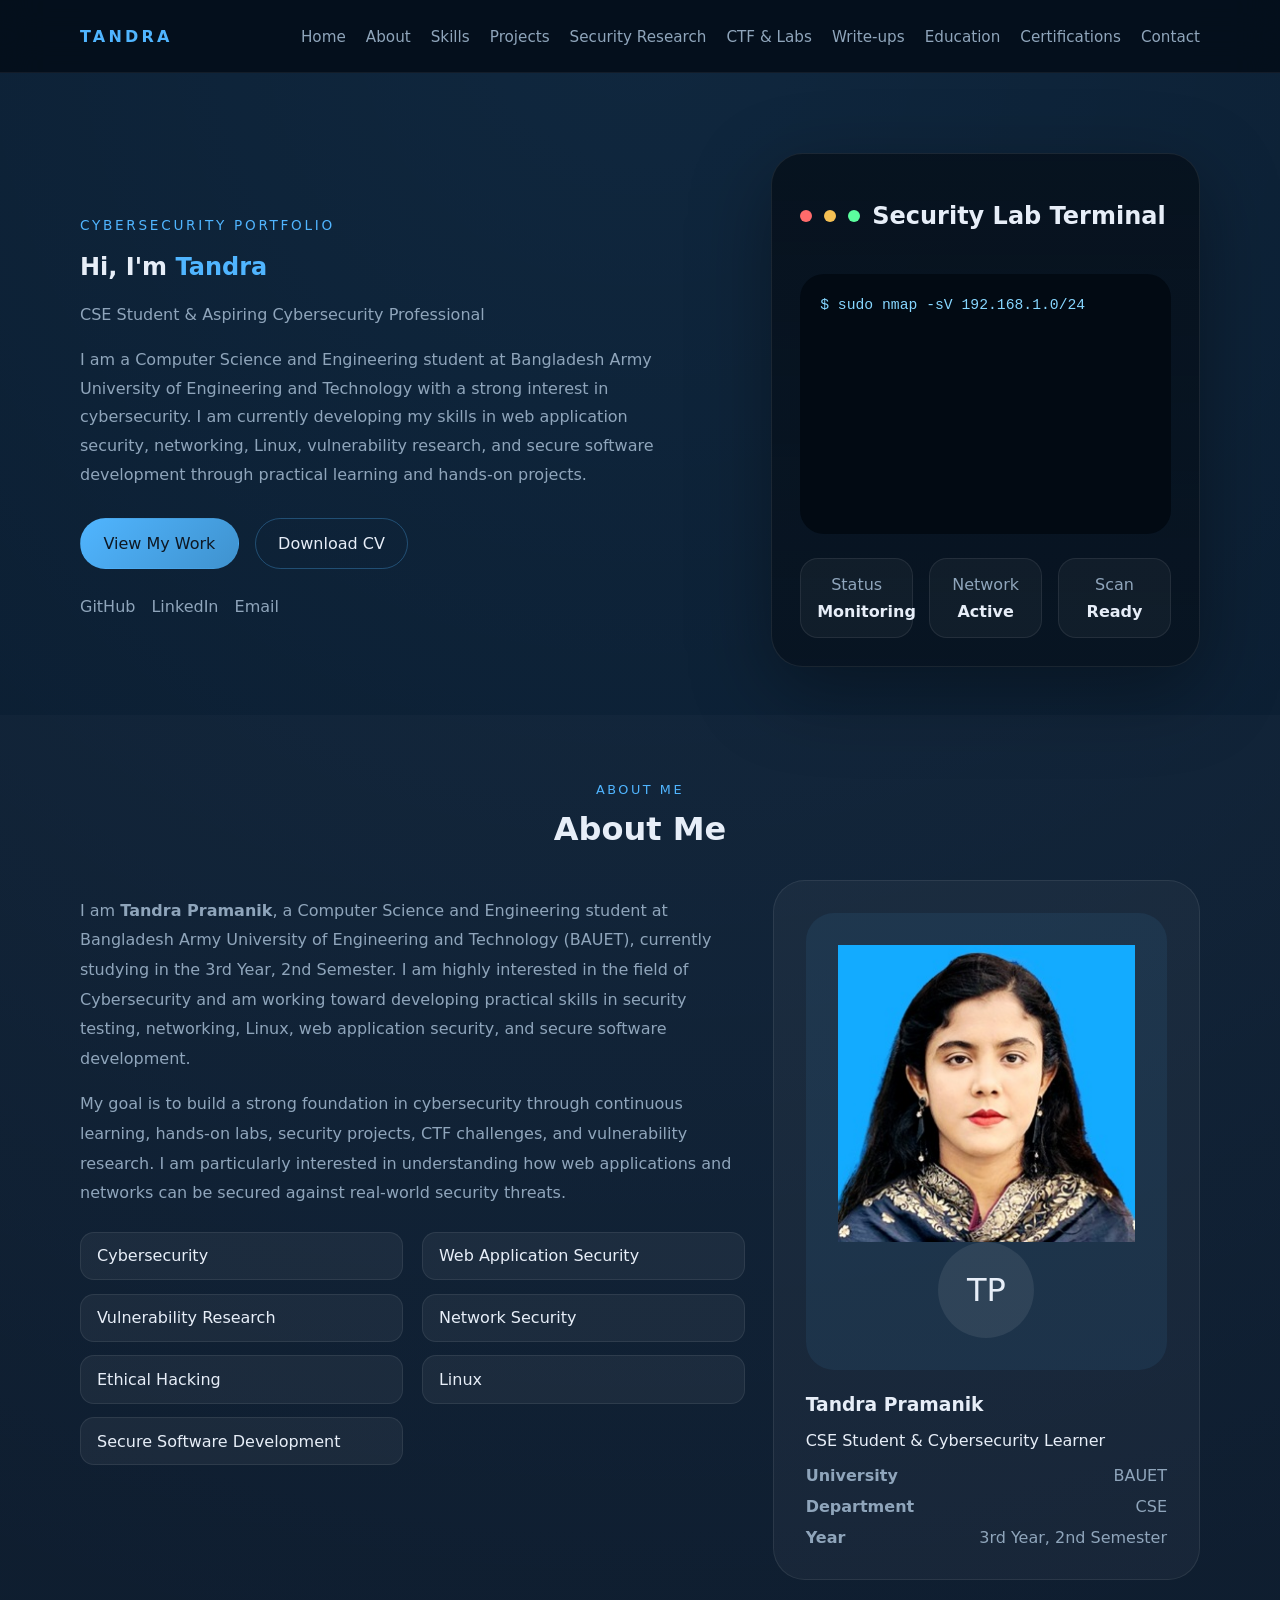
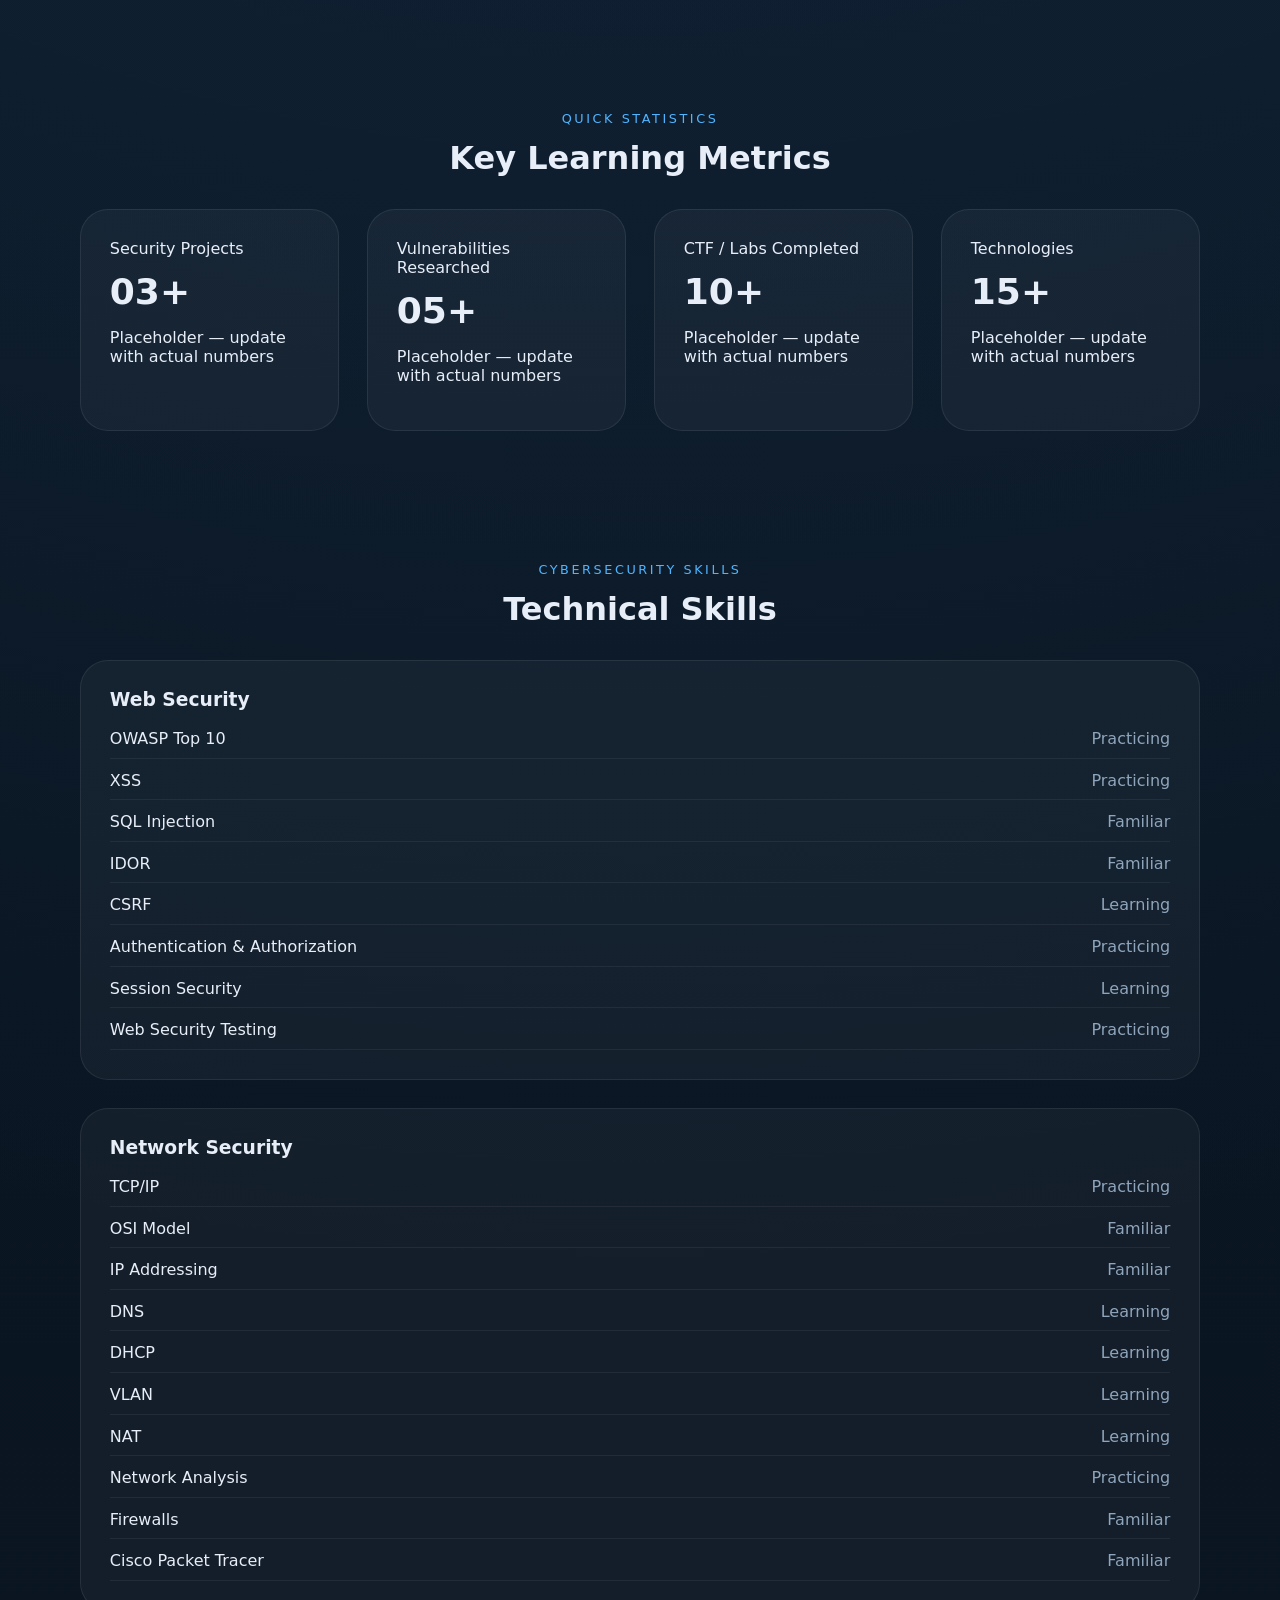
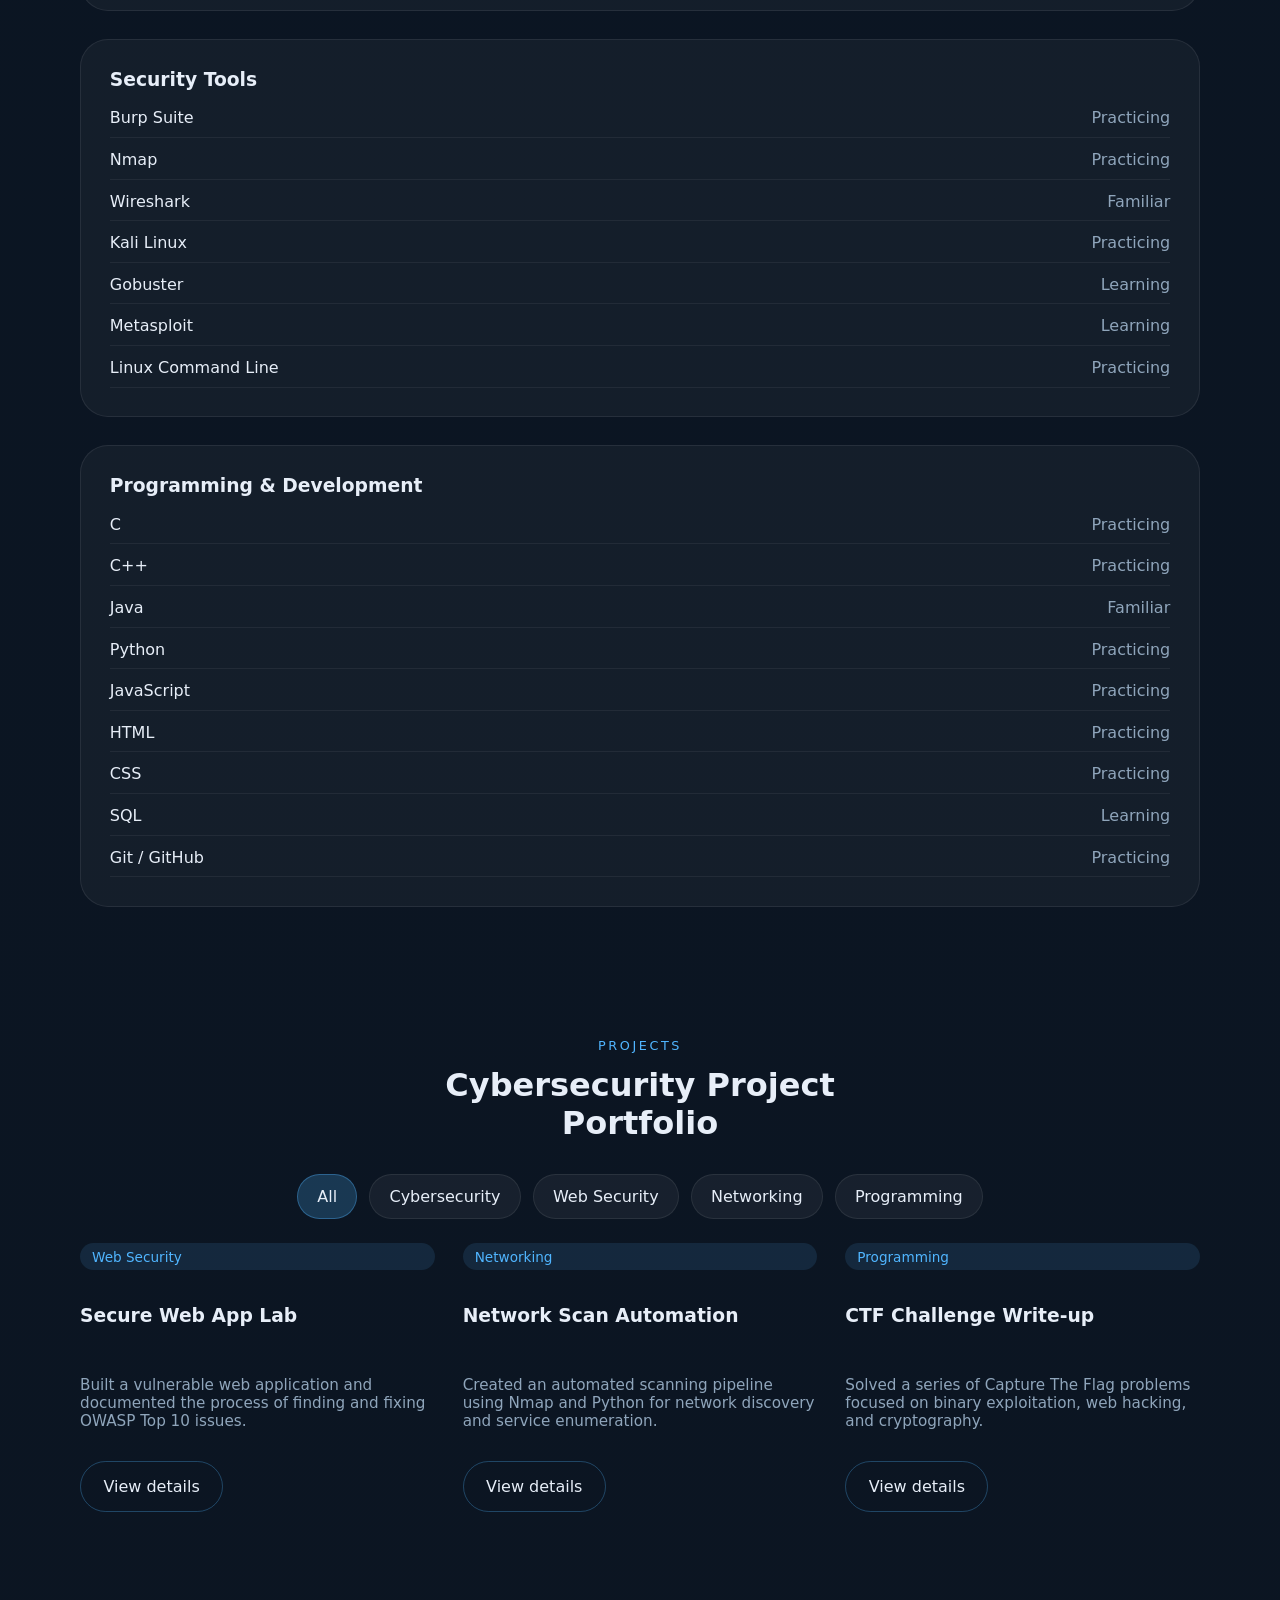
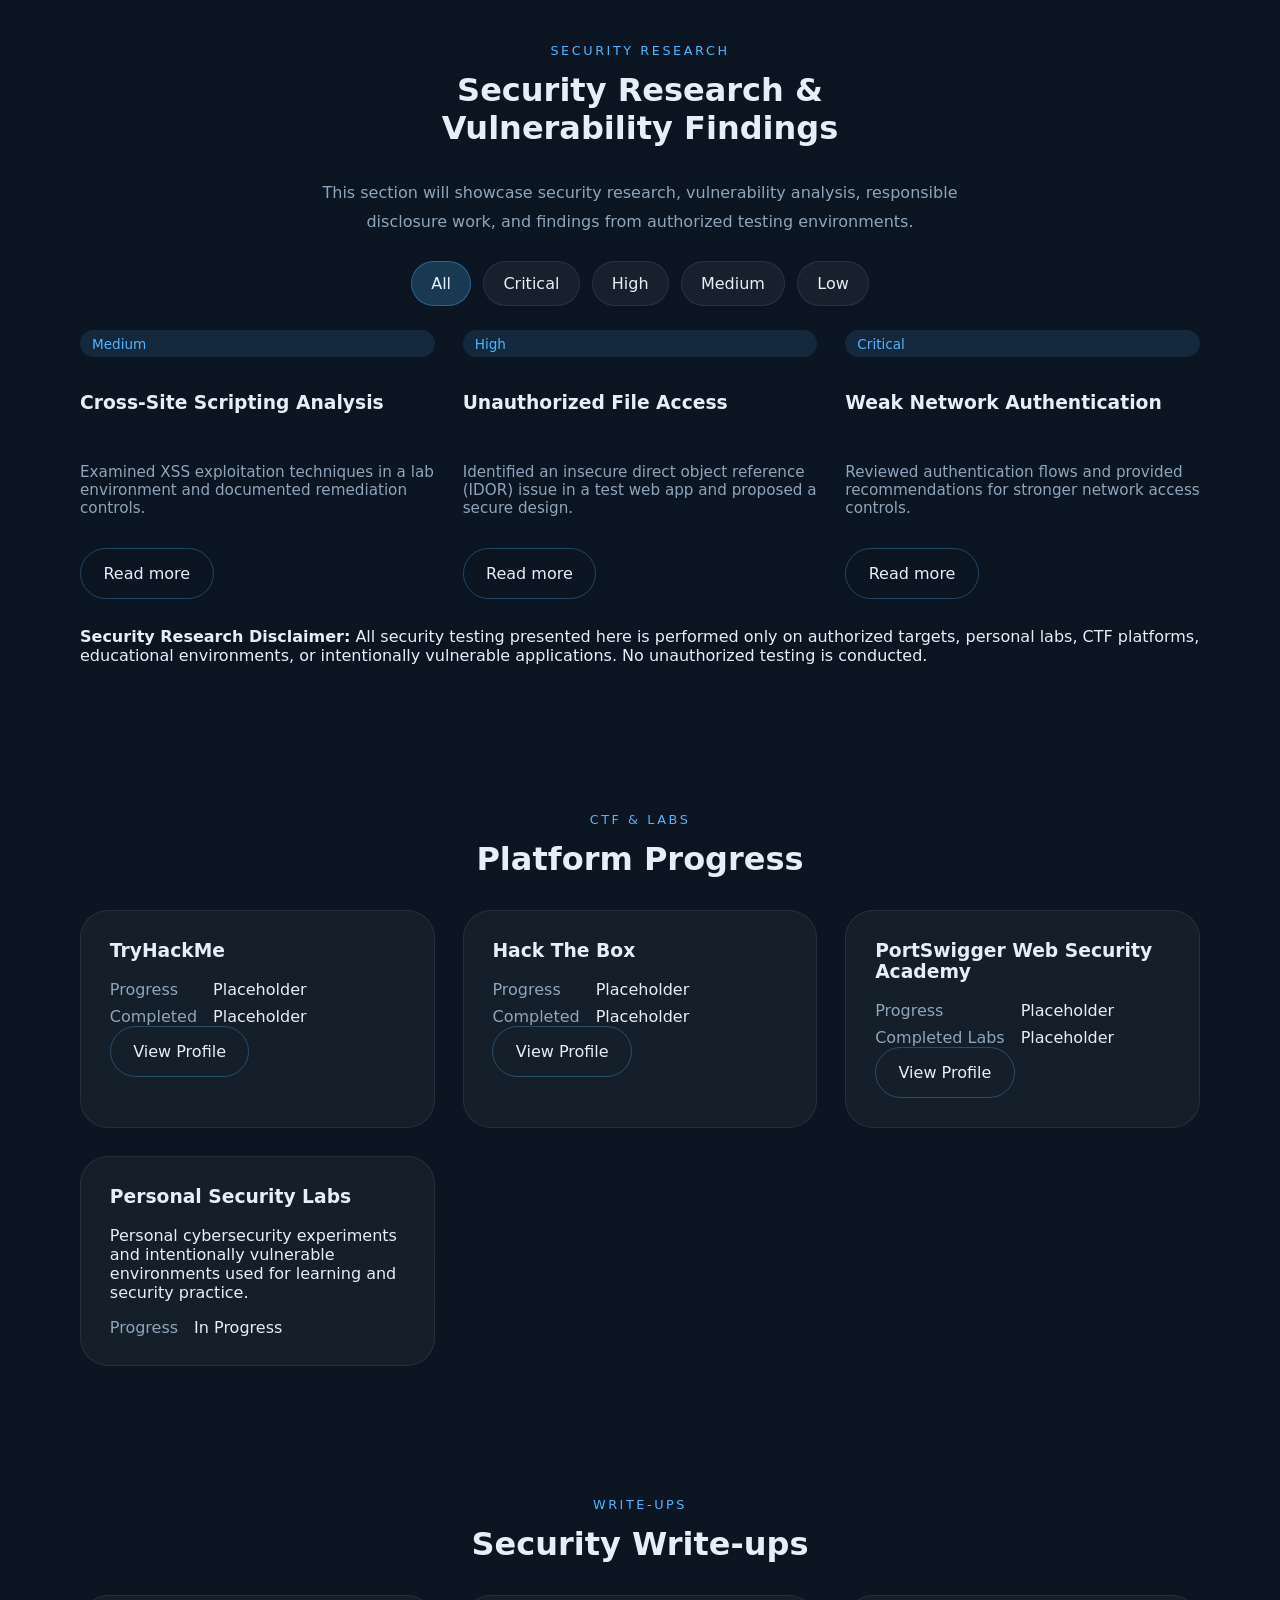
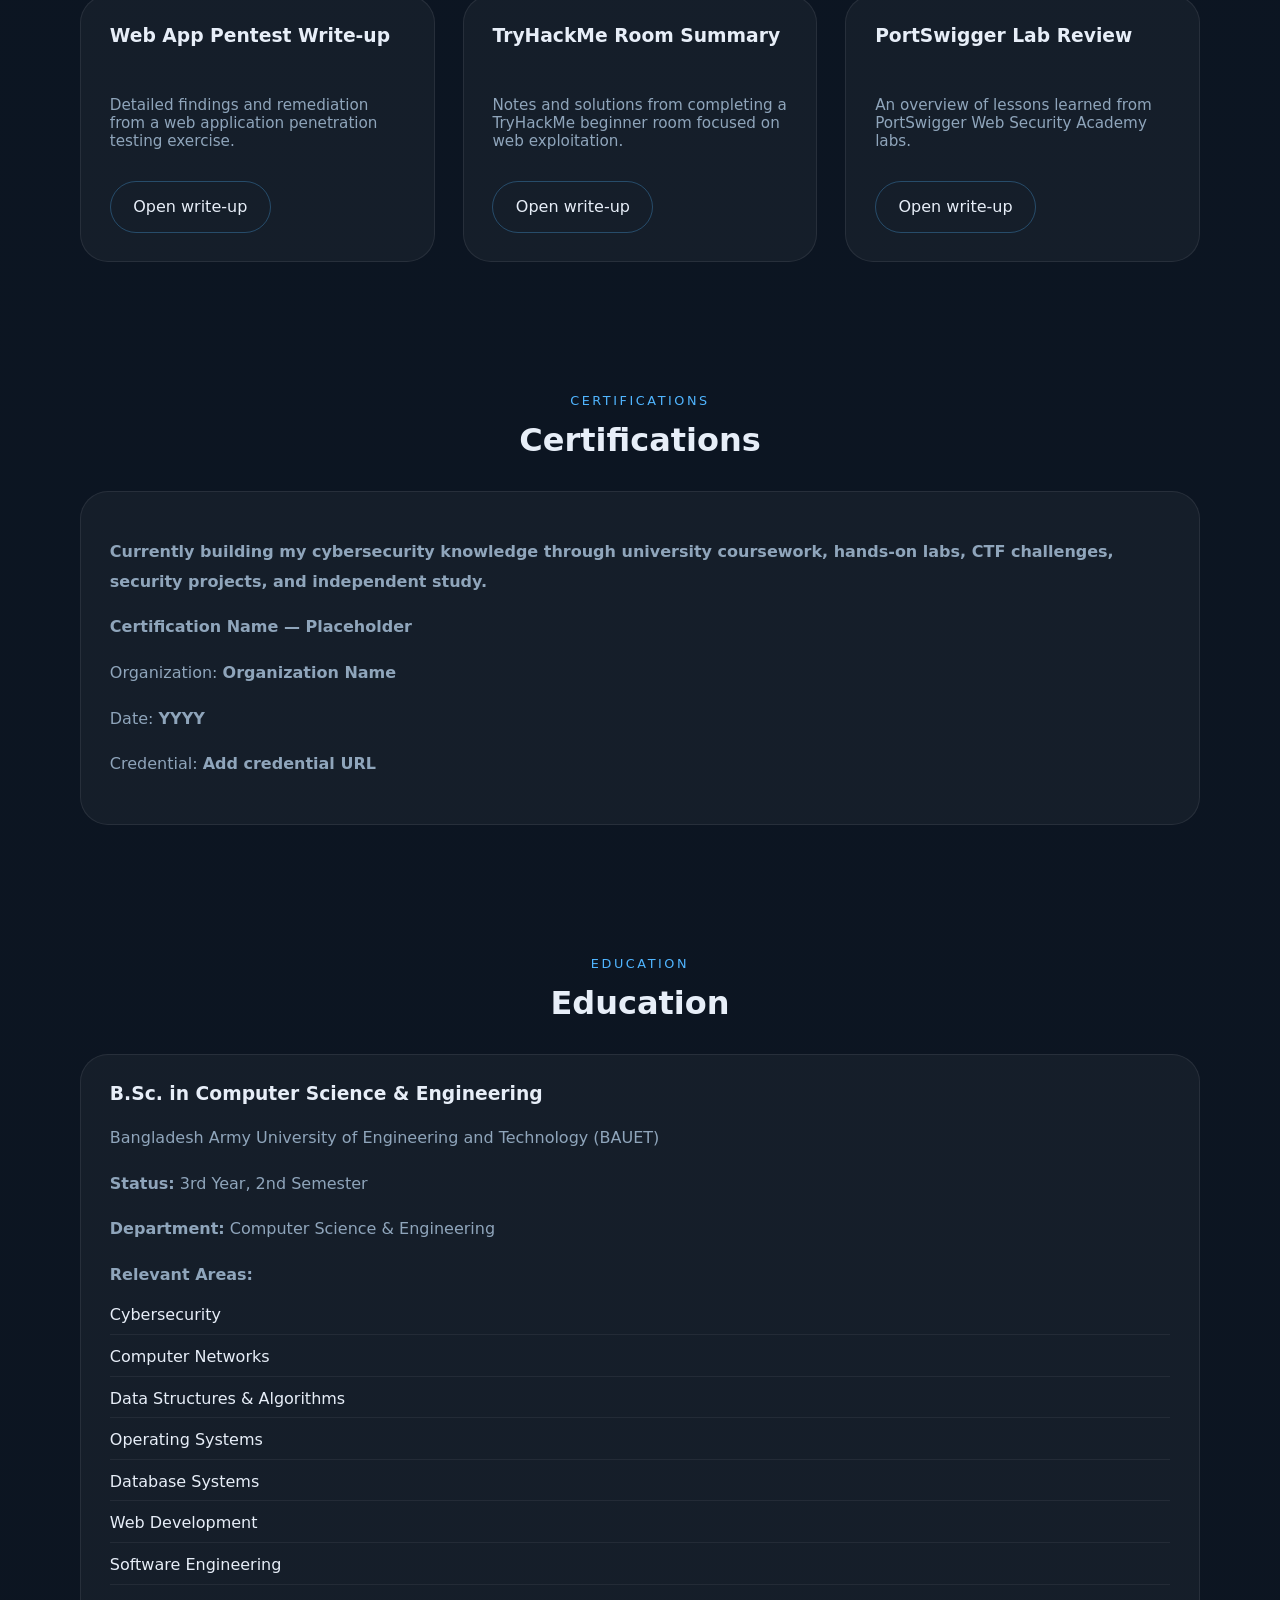
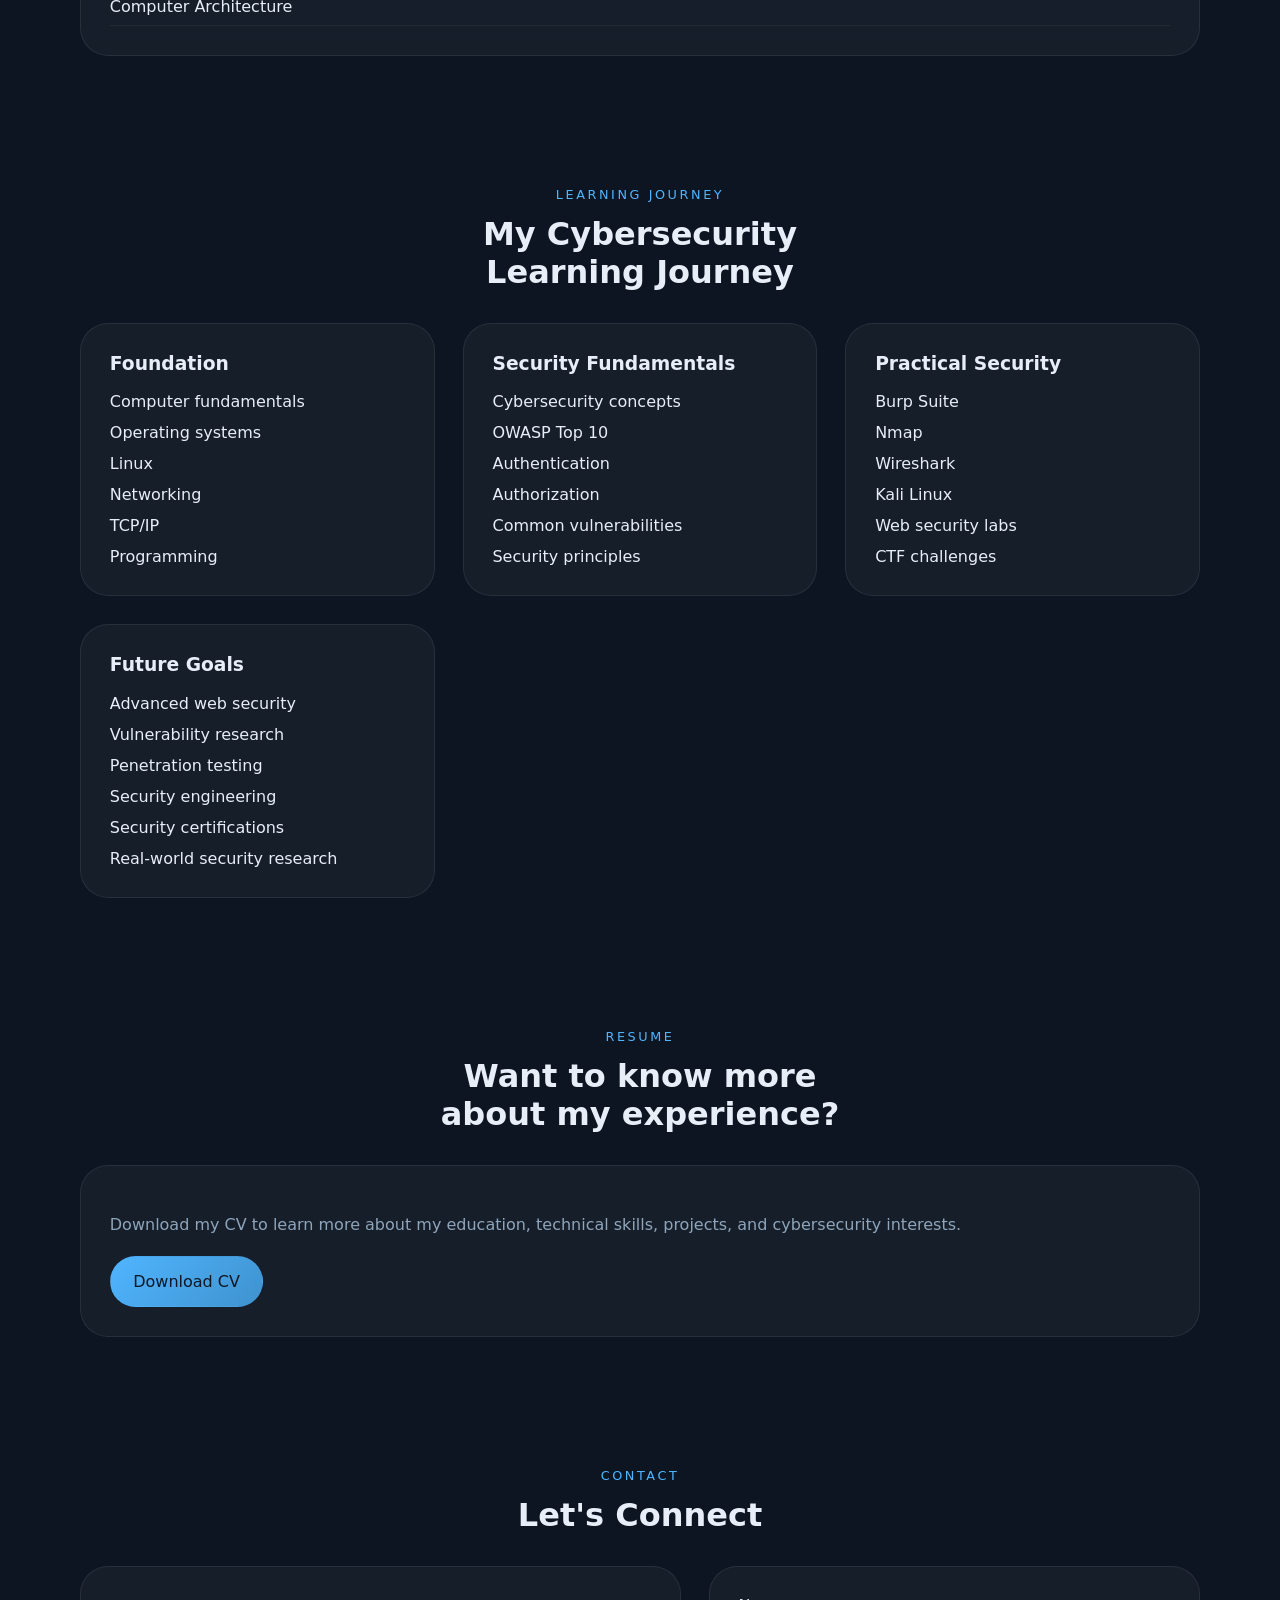
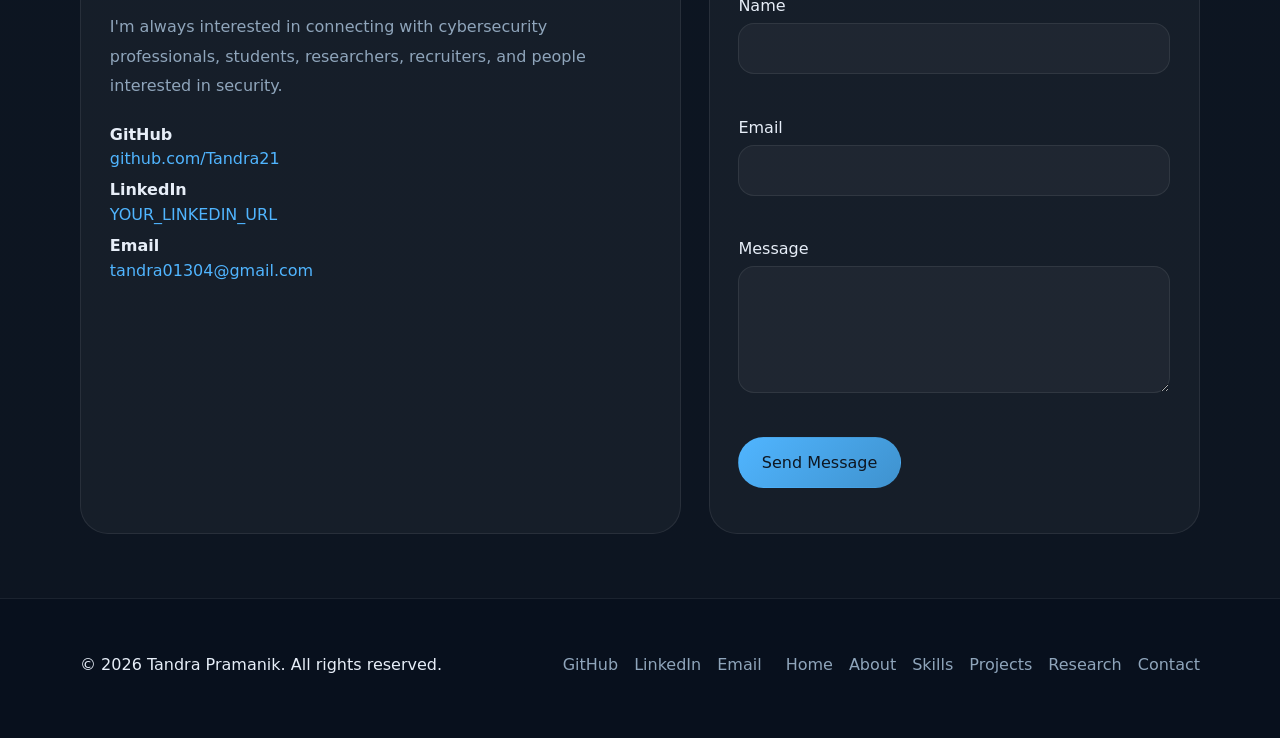
<file: index.html>
<!DOCTYPE html>
<html lang="en">
<head>
    <meta charset="UTF-8">
    <meta name="viewport" content="width=device-width, initial-scale=1.0">
    <meta name="description" content="Cybersecurity portfolio of Tandra Pramanik, a Computer Science and Engineering student at BAUET interested in web security, vulnerability research, networking, Linux, and secure software development.">
    <meta property="og:title" content="Tandra Pramanik | Cybersecurity Portfolio">
    <meta property="og:description" content="Cybersecurity portfolio of Tandra Pramanik, a CSE student building practical security skills and preparing for a cybersecurity career.">
    <meta property="og:type" content="website">
    <title>Tandra Pramanik | Cybersecurity Portfolio</title>
    <link rel="stylesheet" href="css/style.css">
</head>
<body>
    <button class="back-to-top" aria-label="Scroll back to top">↑</button>
    <header class="site-header">
        <div class="container header-inner">
            <a href="#home" class="brand-logo">TANDRA</a>
            <button class="nav-toggle" aria-label="Toggle navigation" aria-expanded="false" aria-controls="primary-navigation">
                <span></span>
                <span></span>
                <span></span>
            </button>
            <nav class="primary-navigation" id="primary-navigation">
                <ul class="nav-list">
                    <li><a href="#home">Home</a></li>
                    <li><a href="#about">About</a></li>
                    <li><a href="#skills">Skills</a></li>
                    <li><a href="#projects">Projects</a></li>
                    <li><a href="#research">Security Research</a></li>
                    <li><a href="#labs">CTF & Labs</a></li>
                    <li><a href="#writeups">Write-ups</a></li>
                    <li><a href="#education">Education</a></li>
                    <li><a href="#certifications">Certifications</a></li>
                    <li><a href="#contact">Contact</a></li>
                </ul>
            </nav>
        </div>
    </header>
    <main>
        <section class="hero-section" id="home">
            <div class="container hero-grid">
                <div class="hero-copy">
                    <p class="hero-meta">Cybersecurity Portfolio</p>
                    <h1>Hi, I'm <span class="hero-name">Tandra</span></h1>
                    <p class="hero-subtitle">CSE Student &amp; Aspiring Cybersecurity Professional</p>
                    <p class="hero-description">I am a Computer Science and Engineering student at Bangladesh Army University of Engineering and Technology with a strong interest in cybersecurity. I am currently developing my skills in web application security, networking, Linux, vulnerability research, and secure software development through practical learning and hands-on projects.</p>
                    <div class="hero-actions">
                        <a class="button button-primary" href="#projects">View My Work</a>
                        <a class="button button-secondary" href="assets/Tandra-Pramanik-CV.pdf" download>Download CV</a>
                    </div>
                    <div class="hero-socials" aria-label="Social links">
                        <a href="https://github.com/Tandra21" target="_blank" rel="noreferrer">GitHub</a>
                        <a href="https://linkedin.com/in/YOUR_LINKEDIN_URL" target="_blank" rel="noreferrer">LinkedIn</a>
                        <a href="mailto:tandra01304@gmail.com">Email</a>
                    </div>
                </div>
                <div class="hero-visual" aria-labelledby="hero-visual-heading">
                    <div class="visual-panel">
                        <div class="visual-header">
                            <span class="dot red"></span>
                            <span class="dot yellow"></span>
                            <span class="dot green"></span>
                            <h2 id="hero-visual-heading">Security Lab Terminal</h2>
                        </div>
                        <div class="terminal-card">
                            <pre class="terminal-output" aria-live="polite"></pre>
                        </div>
                        <div class="status-grid">
                            <div class="status-item">
                                <span>Status</span>
                                <strong>Monitoring</strong>
                            </div>
                            <div class="status-item">
                                <span>Network</span>
                                <strong>Active</strong>
                            </div>
                            <div class="status-item">
                                <span>Scan</span>
                                <strong>Ready</strong>
                            </div>
                        </div>
                    </div>
                </div>
            </div>
        </section>
        <section class="about-section section-surface" id="about">
            <div class="container section-header">
                <span class="section-label">About Me</span>
                <h2>About Me</h2>
            </div>
            <div class="container about-grid">
                <article class="about-copy">
                    <p>I am <strong>Tandra Pramanik</strong>, a Computer Science and Engineering student at Bangladesh Army University of Engineering and Technology (BAUET), currently studying in the 3rd Year, 2nd Semester. I am highly interested in the field of Cybersecurity and am working toward developing practical skills in security testing, networking, Linux, web application security, and secure software development.</p>
                    <p>My goal is to build a strong foundation in cybersecurity through continuous learning, hands-on labs, security projects, CTF challenges, and vulnerability research. I am particularly interested in understanding how web applications and networks can be secured against real-world security threats.</p>
                    <ul class="interest-list">
                        <li>Cybersecurity</li>
                        <li>Web Application Security</li>
                        <li>Vulnerability Research</li>
                        <li>Network Security</li>
                        <li>Ethical Hacking</li>
                        <li>Linux</li>
                        <li>Secure Software Development</li>
                    </ul>
                </article>
                <aside class="profile-card">
                    <div class="profile-avatar">
                        <!-- Place your uploaded portrait at assets/profile.jpg -->
                        <img src="assets/profile.jpg" alt="Portrait of Tandra Pramanik" onerror="this.style.display='none'" />
                        <div class="avatar-fallback" aria-hidden="true">
                            <span>TP</span>
                        </div>
                    </div>
                    <div class="profile-details">
                        <h3>Tandra Pramanik</h3>
                        <p>CSE Student &amp; Cybersecurity Learner</p>
                        <div class="profile-meta">
                            <div><strong>University</strong><span>BAUET</span></div>
                            <div><strong>Department</strong><span>CSE</span></div>
                            <div><strong>Year</strong><span>3rd Year, 2nd Semester</span></div>
                        </div>
                    </div>
                </aside>
            </div>
        </section>
        <section class="stats-section section-surface" id="stats">
            <div class="container section-header">
                <span class="section-label">Quick Statistics</span>
                <h2>Key Learning Metrics</h2>
            </div>
            <div class="container stats-grid">
                <article class="stat-card">
                    <span class="stat-title">Security Projects</span>
                    <strong class="stat-value">03+</strong>
                    <p class="stat-note">Placeholder — update with actual numbers</p>
                </article>
                <article class="stat-card">
                    <span class="stat-title">Vulnerabilities Researched</span>
                    <strong class="stat-value">05+</strong>
                    <p class="stat-note">Placeholder — update with actual numbers</p>
                </article>
                <article class="stat-card">
                    <span class="stat-title">CTF / Labs Completed</span>
                    <strong class="stat-value">10+</strong>
                    <p class="stat-note">Placeholder — update with actual numbers</p>
                </article>
                <article class="stat-card">
                    <span class="stat-title">Technologies</span>
                    <strong class="stat-value">15+</strong>
                    <p class="stat-note">Placeholder — update with actual numbers</p>
                </article>
            </div>
        </section>
        <section class="skills-section section-surface" id="skills">
            <div class="container section-header">
                <span class="section-label">Cybersecurity Skills</span>
                <h2>Technical Skills</h2>
            </div>
            <div class="container skills-grid">
                <article class="skill-card">
                    <h3>Web Security</h3>
                    <ul>
                        <li>OWASP Top 10 <span>Practicing</span></li>
                        <li>XSS <span>Practicing</span></li>
                        <li>SQL Injection <span>Familiar</span></li>
                        <li>IDOR <span>Familiar</span></li>
                        <li>CSRF <span>Learning</span></li>
                        <li>Authentication & Authorization <span>Practicing</span></li>
                        <li>Session Security <span>Learning</span></li>
                        <li>Web Security Testing <span>Practicing</span></li>
                    </ul>
                </article>
                <article class="skill-card">
                    <h3>Network Security</h3>
                    <ul>
                        <li>TCP/IP <span>Practicing</span></li>
                        <li>OSI Model <span>Familiar</span></li>
                        <li>IP Addressing <span>Familiar</span></li>
                        <li>DNS <span>Learning</span></li>
                        <li>DHCP <span>Learning</span></li>
                        <li>VLAN <span>Learning</span></li>
                        <li>NAT <span>Learning</span></li>
                        <li>Network Analysis <span>Practicing</span></li>
                        <li>Firewalls <span>Familiar</span></li>
                        <li>Cisco Packet Tracer <span>Familiar</span></li>
                    </ul>
                </article>
                <article class="skill-card">
                    <h3>Security Tools</h3>
                    <ul>
                        <li>Burp Suite <span>Practicing</span></li>
                        <li>Nmap <span>Practicing</span></li>
                        <li>Wireshark <span>Familiar</span></li>
                        <li>Kali Linux <span>Practicing</span></li>
                        <li>Gobuster <span>Learning</span></li>
                        <li>Metasploit <span>Learning</span></li>
                        <li>Linux Command Line <span>Practicing</span></li>
                    </ul>
                </article>
                <article class="skill-card">
                    <h3>Programming & Development</h3>
                    <ul>
                        <li>C <span>Practicing</span></li>
                        <li>C++ <span>Practicing</span></li>
                        <li>Java <span>Familiar</span></li>
                        <li>Python <span>Practicing</span></li>
                        <li>JavaScript <span>Practicing</span></li>
                        <li>HTML <span>Practicing</span></li>
                        <li>CSS <span>Practicing</span></li>
                        <li>SQL <span>Learning</span></li>
                        <li>Git / GitHub <span>Practicing</span></li>
                    </ul>
                </article>
            </div>
        </section>
        <section class="projects-section section-surface" id="projects">
            <div class="container section-header">
                <span class="section-label">Projects</span>
                <h2>Cybersecurity Project Portfolio</h2>
            </div>
            <div class="container filter-bar" aria-label="Project category filter">
                <button class="filter-button active" data-filter="All">All</button>
                <button class="filter-button" data-filter="Cybersecurity">Cybersecurity</button>
                <button class="filter-button" data-filter="Web Security">Web Security</button>
                <button class="filter-button" data-filter="Networking">Networking</button>
                <button class="filter-button" data-filter="Programming">Programming</button>
            </div>
            <div class="container projects-grid" id="projects-grid"></div>
        </section>
        <section class="research-section section-surface" id="research">
            <div class="container section-header">
                <span class="section-label">Security Research</span>
                <h2>Security Research &amp; Vulnerability Findings</h2>
            </div>
            <p class="section-intro">This section will showcase security research, vulnerability analysis, responsible disclosure work, and findings from authorized testing environments.</p>
            <div class="container filter-bar" aria-label="Vulnerability severity filter">
                <button class="research-filter-button active" data-filter="All">All</button>
                <button class="research-filter-button" data-filter="Critical">Critical</button>
                <button class="research-filter-button" data-filter="High">High</button>
                <button class="research-filter-button" data-filter="Medium">Medium</button>
                <button class="research-filter-button" data-filter="Low">Low</button>
            </div>
            <div class="container research-grid" id="research-grid"></div>
            <div class="container disclaimer-card">
                <p><strong>Security Research Disclaimer:</strong> All security testing presented here is performed only on authorized targets, personal labs, CTF platforms, educational environments, or intentionally vulnerable applications. No unauthorized testing is conducted.</p>
            </div>
        </section>
        <section class="labs-section section-surface" id="labs">
            <div class="container section-header">
                <span class="section-label">CTF & Labs</span>
                <h2>Platform Progress</h2>
            </div>
            <div class="container labs-grid">
                <article class="lab-card">
                    <h3>TryHackMe</h3>
                    <dl>
                        <dt>Progress</dt>
                        <dd>Placeholder</dd>
                        <dt>Completed</dt>
                        <dd>Placeholder</dd>
                    </dl>
                    <a href="https://tryhackme.com" target="_blank" rel="noreferrer" class="button button-secondary">View Profile</a>
                </article>
                <article class="lab-card">
                    <h3>Hack The Box</h3>
                    <dl>
                        <dt>Progress</dt>
                        <dd>Placeholder</dd>
                        <dt>Completed</dt>
                        <dd>Placeholder</dd>
                    </dl>
                    <a href="https://hackthebox.com" target="_blank" rel="noreferrer" class="button button-secondary">View Profile</a>
                </article>
                <article class="lab-card">
                    <h3>PortSwigger Web Security Academy</h3>
                    <dl>
                        <dt>Progress</dt>
                        <dd>Placeholder</dd>
                        <dt>Completed Labs</dt>
                        <dd>Placeholder</dd>
                    </dl>
                    <a href="https://portswigger.net/web-security" target="_blank" rel="noreferrer" class="button button-secondary">View Profile</a>
                </article>
                <article class="lab-card">
                    <h3>Personal Security Labs</h3>
                    <p>Personal cybersecurity experiments and intentionally vulnerable environments used for learning and security practice.</p>
                    <dl>
                        <dt>Progress</dt>
                        <dd>In Progress</dd>
                    </dl>
                </article>
            </div>
        </section>
        <section class="writeups-section section-surface" id="writeups">
            <div class="container section-header">
                <span class="section-label">Write-ups</span>
                <h2>Security Write-ups</h2>
            </div>
            <div class="container writeups-grid" id="writeups-grid"></div>
        </section>
        <section class="certifications-section section-surface" id="certifications">
            <div class="container section-header">
                <span class="section-label">Certifications</span>
                <h2>Certifications</h2>
            </div>
            <div class="container certification-card">
                <p><strong>Currently building my cybersecurity knowledge through university coursework, hands-on labs, CTF challenges, security projects, and independent study.</strong></p>
                <div class="certification-placeholder">
                    <p><strong>Certification Name — Placeholder</strong></p>
                    <p>Organization: <strong>Organization Name</strong></p>
                    <p>Date: <strong>YYYY</strong></p>
                    <p>Credential: <strong>Add credential URL</strong></p>
                </div>
            </div>
        </section>
        <section class="education-section section-surface" id="education">
            <div class="container section-header">
                <span class="section-label">Education</span>
                <h2>Education</h2>
            </div>
            <div class="container education-card">
                <h3>B.Sc. in Computer Science &amp; Engineering</h3>
                <p class="education-meta">Bangladesh Army University of Engineering and Technology (BAUET)</p>
                <div class="education-details">
                    <p><strong>Status:</strong> 3rd Year, 2nd Semester</p>
                    <p><strong>Department:</strong> Computer Science &amp; Engineering</p>
                    <p><strong>Relevant Areas:</strong></p>
                    <ul>
                        <li>Cybersecurity</li>
                        <li>Computer Networks</li>
                        <li>Data Structures &amp; Algorithms</li>
                        <li>Operating Systems</li>
                        <li>Database Systems</li>
                        <li>Web Development</li>
                        <li>Software Engineering</li>
                        <li>Computer Architecture</li>
                    </ul>
                </div>
            </div>
        </section>
        <section class="journey-section section-surface" id="journey">
            <div class="container section-header">
                <span class="section-label">Learning Journey</span>
                <h2>My Cybersecurity Learning Journey</h2>
            </div>
            <div class="container journey-grid">
                <article class="journey-card">
                    <h3>Foundation</h3>
                    <ul>
                        <li>Computer fundamentals</li>
                        <li>Operating systems</li>
                        <li>Linux</li>
                        <li>Networking</li>
                        <li>TCP/IP</li>
                        <li>Programming</li>
                    </ul>
                </article>
                <article class="journey-card">
                    <h3>Security Fundamentals</h3>
                    <ul>
                        <li>Cybersecurity concepts</li>
                        <li>OWASP Top 10</li>
                        <li>Authentication</li>
                        <li>Authorization</li>
                        <li>Common vulnerabilities</li>
                        <li>Security principles</li>
                    </ul>
                </article>
                <article class="journey-card">
                    <h3>Practical Security</h3>
                    <ul>
                        <li>Burp Suite</li>
                        <li>Nmap</li>
                        <li>Wireshark</li>
                        <li>Kali Linux</li>
                        <li>Web security labs</li>
                        <li>CTF challenges</li>
                    </ul>
                </article>
                <article class="journey-card">
                    <h3>Future Goals</h3>
                    <ul>
                        <li>Advanced web security</li>
                        <li>Vulnerability research</li>
                        <li>Penetration testing</li>
                        <li>Security engineering</li>
                        <li>Security certifications</li>
                        <li>Real-world security research</li>
                    </ul>
                </article>
            </div>
        </section>
        <section class="resume-section section-surface" id="resume">
            <div class="container section-header">
                <span class="section-label">Resume</span>
                <h2>Want to know more about my experience?</h2>
            </div>
            <div class="container resume-card">
                <p>Download my CV to learn more about my education, technical skills, projects, and cybersecurity interests.</p>
                <a class="button button-primary" href="assets/Tandra-Pramanik-CV.pdf" download>Download CV</a>
            </div>
        </section>
        <section class="contact-section section-surface" id="contact">
            <div class="container section-header">
                <span class="section-label">Contact</span>
                <h2>Let's Connect</h2>
            </div>
            <div class="container contact-grid">
                <div class="contact-copy">
                    <p>I'm always interested in connecting with cybersecurity professionals, students, researchers, recruiters, and people interested in security.</p>
                    <div class="contact-meta">
                        <div><strong>GitHub</strong> <a href="https://github.com/Tandra21" target="_blank" rel="noreferrer">github.com/Tandra21</a></div>
                        <div><strong>LinkedIn</strong> <a href="https://linkedin.com/in/YOUR_LINKEDIN_URL" target="_blank" rel="noreferrer">YOUR_LINKEDIN_URL</a></div>
                        <div><strong>Email</strong> <a href="mailto:tandra01304@gmail.com">tandra01304@gmail.com</a></div>
                    </div>
                </div>
                <form class="contact-form" id="contact-form" novalidate>
                    <div class="form-field">
                        <label for="contact-name">Name</label>
                        <input type="text" id="contact-name" name="name" required>
                        <span class="error-message" id="name-error"></span>
                    </div>
                    <div class="form-field">
                        <label for="contact-email">Email</label>
                        <input type="email" id="contact-email" name="email" required>
                        <span class="error-message" id="email-error"></span>
                    </div>
                    <div class="form-field">
                        <label for="contact-message">Message</label>
                        <textarea id="contact-message" name="message" rows="5" required></textarea>
                        <span class="error-message" id="message-error"></span>
                    </div>
                    <button type="submit" class="button button-primary">Send Message</button>
                    <p class="form-status" id="form-status" aria-live="polite"></p>
                </form>
            </div>
        </section>
    </main>
    <footer class="site-footer">
        <div class="container footer-grid">
            <div>
                <p>© 2026 Tandra Pramanik. All rights reserved.</p>
            </div>
            <div class="footer-links">
                <a href="https://github.com/Tandra21" target="_blank" rel="noreferrer">GitHub</a>
                <a href="https://linkedin.com/in/YOUR_LINKEDIN_URL" target="_blank" rel="noreferrer">LinkedIn</a>
                <a href="mailto:tandra01304@gmail.com">Email</a>
            </div>
            <div class="footer-nav">
                <a href="#home">Home</a>
                <a href="#about">About</a>
                <a href="#skills">Skills</a>
                <a href="#projects">Projects</a>
                <a href="#research">Research</a>
                <a href="#contact">Contact</a>
            </div>
        </div>
    </footer>
    <script src="js/script.js" defer></script>
</body>
</html>
</file>
<file: css/style.css>
/* Global styles */
:root {
    color-scheme: dark;
    --bg: #08101d;
    --surface: #0f1b2d;
    --surface-alt: #16263c;
    --text: #e7eef8;
    --muted: #8fa5bb;
    --primary: #50b5ff;
    --primary-dark: #1b8ed1;
    --accent: #82ffb8;
    --border: rgba(255,255,255,0.08);
    --shadow: 0 24px 80px rgba(0,0,0,0.35);
}

* {
    box-sizing: border-box;
}

html {
    scroll-behavior: smooth;
}

body {
    margin: 0;
    min-height: 100vh;
    font-family: Inter, system-ui, -apple-system, BlinkMacSystemFont, "Segoe UI", sans-serif;
    background: radial-gradient(circle at top, rgba(80,181,255,.14), transparent 28%),
                linear-gradient(180deg, #05101f 0%, #08101d 100%);
    color: var(--text);
}

img {
    max-width: 100%;
    display: block;
}

a {
    color: var(--primary);
    text-decoration: none;
}

a:hover,
button:hover {
    opacity: 0.92;
}

button,
input,
textarea {
    font: inherit;
}

.container {
    width: min(1120px, calc(100% - 2rem));
    margin: 0 auto;
}

.site-header {
    position: sticky;
    top: 0;
    z-index: 20;
    backdrop-filter: blur(20px);
    background: rgba(4, 13, 24, 0.88);
    border-bottom: 1px solid rgba(255,255,255,0.06);
}

.header-inner {
    display: flex;
    align-items: center;
    justify-content: space-between;
    gap: 1rem;
    min-height: 72px;
}

.brand-logo {
    font-weight: 800;
    letter-spacing: 0.2em;
    text-transform: uppercase;
}

.nav-toggle {
    display: none;
    width: 2.5rem;
    height: 2.5rem;
    border: 1px solid rgba(255,255,255,0.15);
    border-radius: 999px;
    background: transparent;
    cursor: pointer;
    position: relative;
}

.nav-toggle span {
    display: block;
    width: 1.1rem;
    height: 2px;
    background: var(--text);
    position: absolute;
    left: 50%;
    transform: translateX(-50%);
}

.nav-toggle span:nth-child(1) { top: 0.75rem; }
.nav-toggle span:nth-child(2) { top: 1.25rem; }
.nav-toggle span:nth-child(3) { top: 1.75rem; }

.primary-navigation {
    display: flex;
}

.nav-list {
    display: flex;
    gap: 1.25rem;
    list-style: none;
    margin: 0;
    padding: 0;
}

.nav-list a {
    color: var(--muted);
    font-size: 0.95rem;
}

.nav-list a:hover,
.nav-list a:focus-visible {
    color: var(--text);
}

.hero-section {
    padding: 5rem 0 3rem;
}

.hero-grid {
    display: grid;
    grid-template-columns: 1.2fr 0.8fr;
    gap: 3rem;
    align-items: center;
}

.hero-meta {
    text-transform: uppercase;
    letter-spacing: 0.2em;
    color: var(--primary);
    font-size: 0.85rem;
    margin-bottom: 1rem;
}

.hero-name {
    color: var(--primary);
}

.hero-subtitle,
.hero-description {
    color: var(--muted);
    max-width: 38rem;
    line-height: 1.8;
}

.hero-actions {
    display: flex;
    flex-wrap: wrap;
    gap: 1rem;
    margin: 1.75rem 0;
}

.button {
    display: inline-flex;
    align-items: center;
    justify-content: center;
    gap: 0.5rem;
    padding: 0.95rem 1.4rem;
    border-radius: 999px;
    border: 1px solid transparent;
    transition: transform 0.2s ease, box-shadow 0.2s ease;
    text-decoration: none;
    cursor: pointer;
}

.button:hover {
    transform: translateY(-1px);
}

.button-primary {
    background: linear-gradient(135deg, var(--primary), #3f92ce);
    color: #0e1722;
}

.button-secondary {
    background: transparent;
    border-color: rgba(80,181,255,0.3);
    color: var(--text);
}

.hero-socials {
    display: flex;
    flex-wrap: wrap;
    gap: 1rem;
}

.hero-socials a {
    color: var(--muted);
}

.hero-socials a:hover {
    color: var(--primary);
}

.visual-panel {
    background: linear-gradient(180deg, rgba(7, 18, 30, 0.95), rgba(7, 18, 30, 0.80));
    border: 1px solid rgba(255,255,255,0.08);
    border-radius: 32px;
    padding: 1.75rem;
    box-shadow: var(--shadow);
}

.visual-header {
    display: flex;
    align-items: center;
    gap: 0.75rem;
    margin-bottom: 1.5rem;
}

.dot {
    width: 0.75rem;
    height: 0.75rem;
    border-radius: 50%;
    display: inline-block;
}

.dot.red { background: #ff6b6b; }
.dot.yellow { background: #f5c053; }
.dot.green { background: #5bff9e; }

.terminal-card {
    background: #020a13;
    border-radius: 24px;
    padding: 1.25rem;
    min-height: 260px;
    display: grid;
    align-items: start;
}

.terminal-output {
    font-family: "Fira Code", Consolas, Monaco, monospace;
    color: #86d6ff;
    margin: 0;
    white-space: pre-wrap;
    line-height: 1.6;
    font-size: 0.92rem;
}

.status-grid {
    display: grid;
    grid-template-columns: repeat(3, minmax(0, 1fr));
    gap: 1rem;
    margin-top: 1.5rem;
}

.status-item {
    background: rgba(255,255,255,0.04);
    border: 1px solid rgba(255,255,255,0.08);
    border-radius: 18px;
    padding: 1rem;
    text-align: center;
}

.status-item span {
    display: block;
    color: var(--muted);
    margin-bottom: 0.5rem;
}

.status-item strong {
    color: var(--text);
}

.section-header {
    text-align: center;
    margin-bottom: 2rem;
}

.section-label {
    color: var(--primary);
    text-transform: uppercase;
    letter-spacing: 0.2em;
    font-size: 0.8rem;
}

.section-header h2 {
    margin: 0.75rem auto 0;
    max-width: 28rem;
    font-size: clamp(2rem, 2.5vw, 2.8rem);
}

.section-surface {
    padding: 4rem 0;
    background: rgba(255,255,255,0.02);
}

.about-grid,
.skills-grid,
.projects-grid,
.research-grid,
.labs-grid,
.writeups-grid,
.journey-grid,
.stats-grid,
.footer-grid,
.contact-grid {
    display: grid;
    gap: 1.75rem;
}

.about-grid {
    grid-template-columns: 1.4fr 0.9fr;
}

.about-copy p {
    line-height: 1.85;
    color: var(--muted);
}

.interest-list {
    display: grid;
    grid-template-columns: repeat(2, minmax(0, 1fr));
    gap: 0.85rem 1.2rem;
    list-style: none;
    padding: 0;
    margin: 1.5rem 0 0;
}

.interest-list li {
    background: rgba(255,255,255,0.05);
    border: 1px solid rgba(255,255,255,0.08);
    border-radius: 14px;
    padding: 0.85rem 1rem;
}

.profile-card {
    background: rgba(255,255,255,0.04);
    border: 1px solid rgba(255,255,255,0.08);
    border-radius: 32px;
    padding: 2rem;
}

.profile-avatar {
    display: grid;
    place-items: center;
    background: rgba(80,181,255,0.08);
    border-radius: 28px;
    padding: 2rem;
    margin-bottom: 1.5rem;
}

.avatar-fallback {
    width: 6rem;
    height: 6rem;
    border-radius: 50%;
    display: grid;
    place-items: center;
    background: rgba(255,255,255,0.08);
    color: var(--text);
    font-size: 2rem;
}

.profile-details h3 {
    margin: 0 0 0.5rem;
}

.profile-meta {
    display: grid;
    gap: 0.75rem;
    color: var(--muted);
}

.profile-meta div {
    display: flex;
    justify-content: space-between;
    gap: 1rem;
}

.stat-card,
.skill-card,
.lab-card,
.writeup-card,
.certification-card,
.education-card,
.journey-card,
.resume-card,
.contact-copy,
.contact-form {
    background: rgba(255,255,255,0.04);
    border: 1px solid rgba(255,255,255,0.08);
    border-radius: 28px;
    padding: 1.8rem;
}

.stats-grid {
    grid-template-columns: repeat(auto-fit, minmax(180px, 1fr));
}

.stat-title,
.skill-card h3,
.lab-card h3,
.writeup-card h3,
.journey-card h3,
.education-card h3,
.resume-card h2 {
    margin-top: 0;
}

.stat-value {
    display: block;
    font-size: 2.25rem;
    margin: 0.8rem 0;
}

.skill-card ul,
.journey-card ul,
.education-details ul {
    list-style: none;
    padding: 0;
    margin: 1rem 0 0;
    display: grid;
    gap: 0.75rem;
}

.skill-card li,
.education-details li {
    display: flex;
    justify-content: space-between;
    gap: 1rem;
    border-bottom: 1px solid rgba(255,255,255,0.06);
    padding-bottom: 0.6rem;
}

.skill-card li span,
.education-details strong,
.education-details p {
    color: var(--muted);
}

 .filter-bar {
    display: flex;
    flex-wrap: wrap;
    gap: 0.75rem;
    justify-content: center;
    margin-top: 2rem;
}

/* Add consistent top gaps for skill and project grids so headings don't appear cramped */
.skills-section .skills-grid,
.projects-section .projects-grid {
    margin-top: 1.5rem;
}

/* Ensure research filters and grid have the same spacing */
.research-section .filter-bar,
.research-section .research-grid {
    margin-top: 1.5rem;
}

.contact-grid {
    display: grid;
    grid-template-columns: 1.1fr 0.9fr;
    align-items: stretch;
}

.section-intro {
    margin-top: 1rem;
    color: var(--muted);
    line-height: 1.8;
    text-align: center;
    max-width: 64ch;
    margin-left: auto;
    margin-right: auto;
}

.filter-button,
.research-filter-button {
    background: rgba(255,255,255,0.05);
    border: 1px solid rgba(255,255,255,0.08);
    color: var(--text);
    border-radius: 999px;
    padding: 0.75rem 1.2rem;
    cursor: pointer;
}

.filter-button.active,
.research-filter-button.active {
    background: rgba(80,181,255,0.22);
    border-color: rgba(80,181,255,0.35);
}

.projects-grid,
.research-grid,
.writeups-grid,
.labs-grid,
.journey-grid {
    grid-template-columns: repeat(auto-fit, minmax(260px, 1fr));
}

.project-card,
.research-card,
.writeup-card {
    display: flex;
    flex-direction: column;
    gap: 1rem;
}

.lab-card dl {
    display: grid;
    grid-template-columns: max-content minmax(0, 1fr);
    gap: 0.5rem 1rem;
    align-items: baseline;
    margin: 1rem 0 0;
}

.lab-card dt {
    color: var(--muted);
}

.lab-card dd {
    margin: 0;
    color: var(--text);
}

.card-tag {
    display: inline-flex;
    background: rgba(80,181,255,0.12);
    color: var(--primary);
    padding: 0.35rem 0.75rem;
    border-radius: 999px;
    font-size: 0.85rem;
}

.card-meta {
    color: var(--muted);
    font-size: 0.95rem;
}

.card-actions {
    margin-top: auto;
}

.disclaimer-card {
    margin-top: 1.75rem;
    border-color: rgba(255,255,255,0.1);
}

.contact-grid {
    grid-template-columns: 1.1fr 0.9fr;
    align-items: stretch;
}

.contact-copy p,
.education-card p,
.certification-card p,
.resume-card p {
    color: var(--muted);
    line-height: 1.85;
}

.contact-meta {
    display: grid;
    gap: 0.75rem;
    margin-top: 1.5rem;
}

.contact-meta div {
    display: flex;
    flex-direction: column;
    gap: 0.35rem;
}

.contact-meta strong {
    color: var(--text);
}

.form-field {
    display: grid;
    gap: 0.5rem;
    margin-bottom: 1rem;
}

label {
    color: var(--text);
}

input,
textarea {
    width: 100%;
    background: rgba(255,255,255,0.04);
    border: 1px solid rgba(255,255,255,0.08);
    border-radius: 16px;
    color: var(--text);
    padding: 0.95rem 1rem;
}

input:focus,
textarea:focus {
    outline: 2px solid rgba(80,181,255,0.35);
    border-color: rgba(80,181,255,0.35);
}

.error-message {
    min-height: 1.2rem;
    color: #ff7e8a;
    font-size: 0.9rem;
}

.form-status {
    margin-top: 1rem;
    color: var(--primary);
}

.site-footer {
    border-top: 1px solid rgba(255,255,255,0.08);
    padding: 2.5rem 0 3rem;
}

.footer-grid {
    display: grid;
    grid-template-columns: 1fr auto auto;
    gap: 1.5rem;
    align-items: center;
}

.footer-links,
.footer-nav {
    display: flex;
    flex-wrap: wrap;
    gap: 1rem;
}

.footer-links a,
.footer-nav a {
    color: var(--muted);
}

.back-to-top {
    position: fixed;
    right: 1.5rem;
    bottom: 1.5rem;
    width: 3rem;
    height: 3rem;
    border: none;
    border-radius: 50%;
    background: rgba(80,181,255,0.18);
    color: var(--text);
    cursor: pointer;
    display: grid;
    place-items: center;
    opacity: 0;
    visibility: hidden;
    transition: opacity 0.25s ease, visibility 0.25s ease;
}

.back-to-top.visible {
    opacity: 1;
    visibility: visible;
}

@media (max-width: 960px) {
    .hero-grid,
    .about-grid,
    .contact-grid {
        grid-template-columns: 1fr;
    }

    .status-grid {
        grid-template-columns: repeat(2, minmax(0, 1fr));
    }
}

@media (max-width: 780px) {
    .header-inner {
        flex-wrap: wrap;
    }

    .nav-toggle {
        display: inline-flex;
    }

    .primary-navigation {
        width: 100%;
        max-height: 0;
        overflow: hidden;
        transition: max-height 0.25s ease;
    }

    .primary-navigation.open {
        max-height: 320px;
    }

    .nav-list {
        flex-direction: column;
        gap: 1rem;
        padding: 1rem 0;
    }

    .footer-grid {
        grid-template-columns: 1fr;
    }
}
</file>
